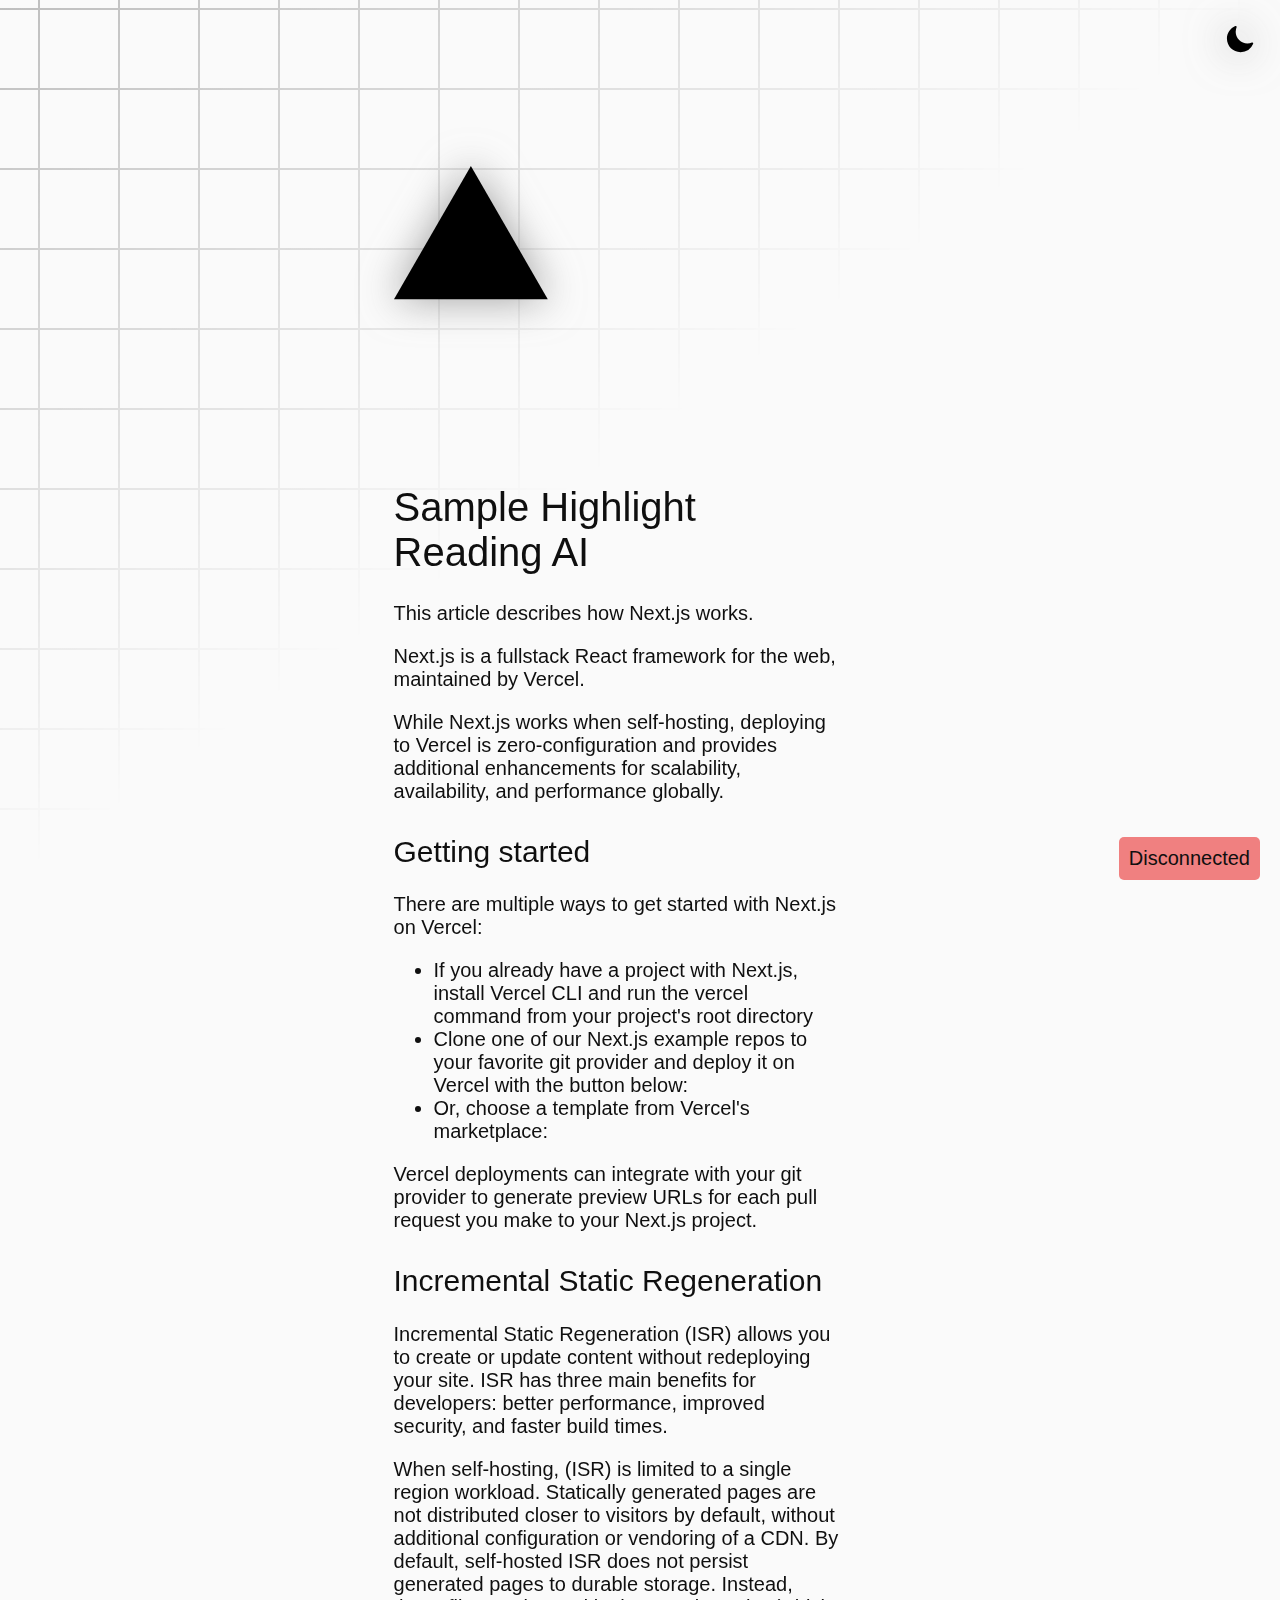
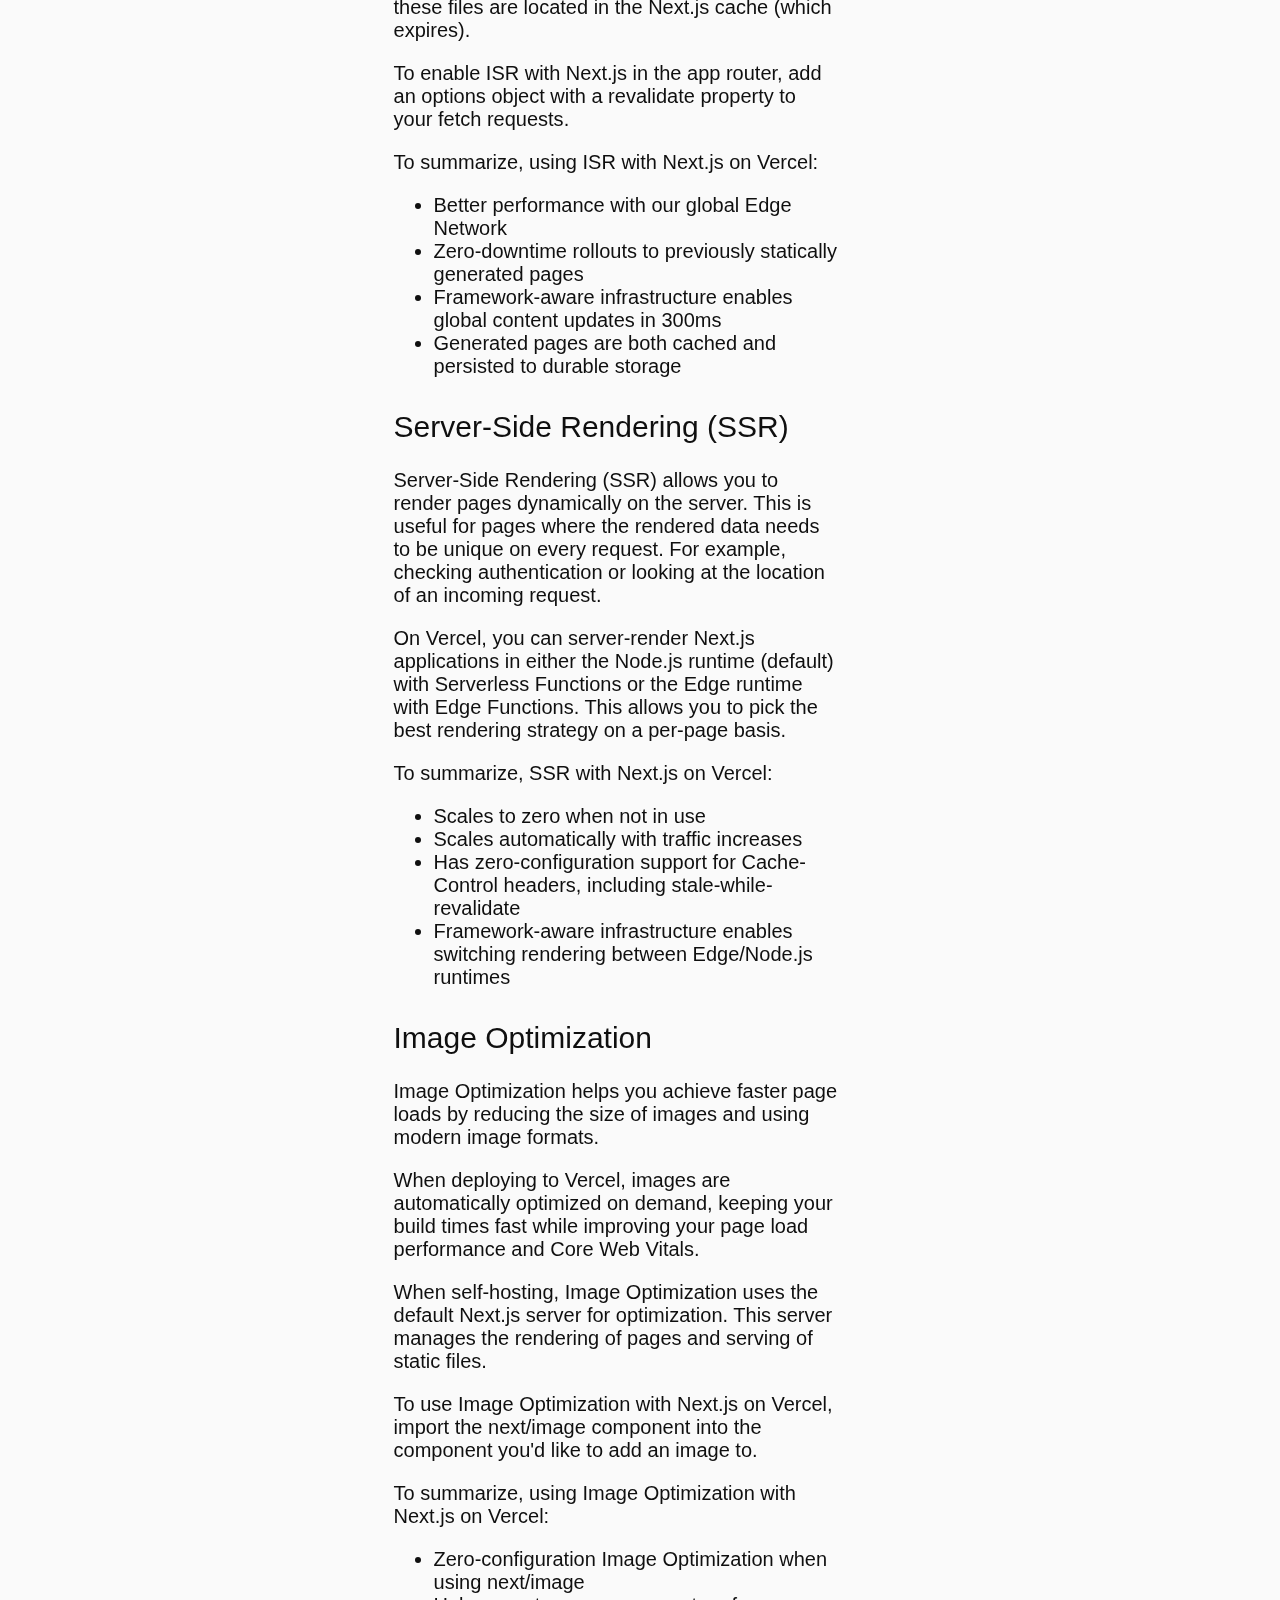
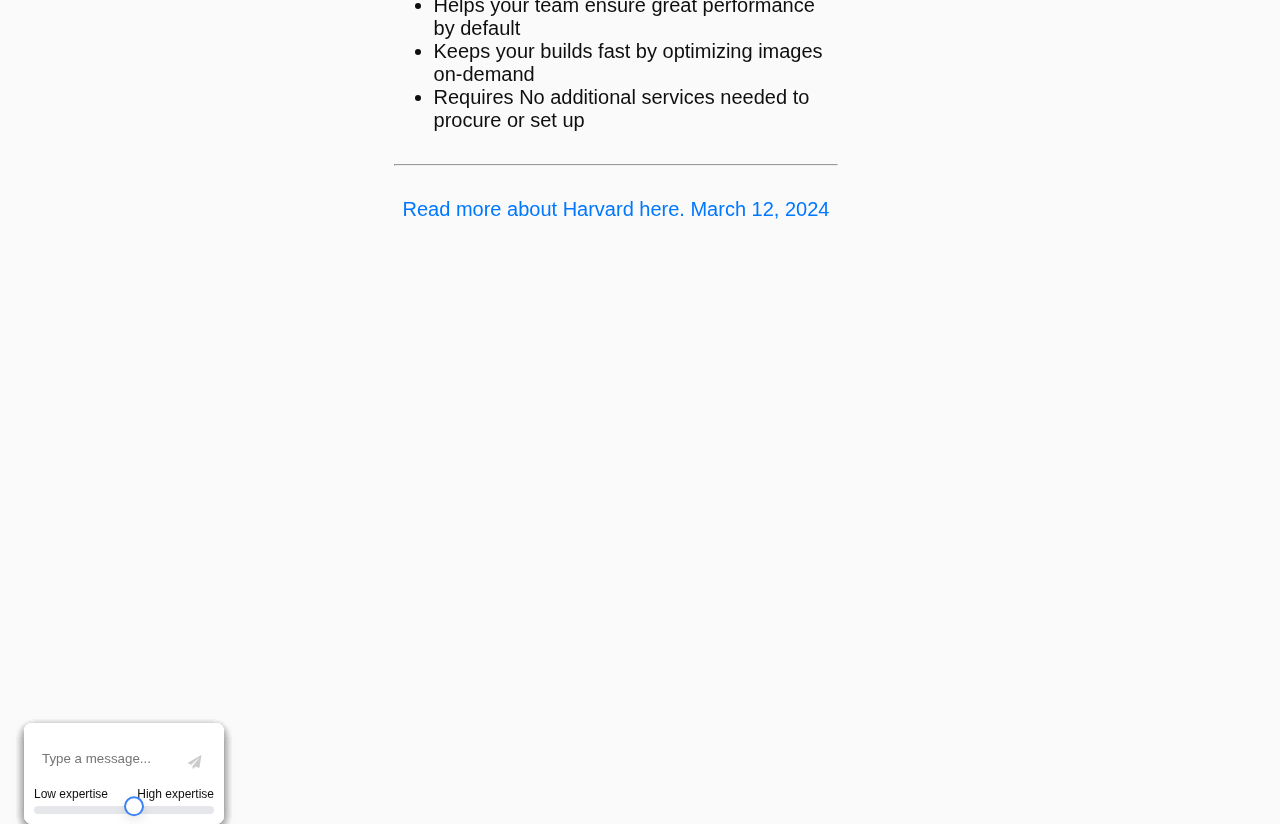
<file: index.html>
<html>
  <head>
    <title>scroll animations css</title>
    <link rel="stylesheet" href="styles.css" />
  </head>
  <script src="js/memory_chat.js"></script>
  <script src="_data_initial_for_notes/initial_data.js"></script>

  <header>
    <button class="toggle-dark-mode" id="toggle-dark-mode" aria-pressed="true">
      <svg
        xmlns="http://www.w3.org/2000/svg"
        viewBox="0 0 24 24"
        fill="currentColor"
        class="w-6 h-6"
      >
        <path
          fill-rule="evenodd"
          d="M9.528 1.718a.75.75 0 01.162.819A8.97 8.97 0 009 6a9 9 0 009 9 8.97 8.97 0 003.463-.69.75.75 0 01.981.98 10.503 10.503 0 01-9.694 6.46c-5.799 0-10.5-4.701-10.5-10.5 0-4.368 2.667-8.112 6.46-9.694a.75.75 0 01.818.162z"
          clip-rule="evenodd"
        />
        <path
          d="M12 2.25a.75.75 0 01.75.75v2.25a.75.75 0 01-1.5 0V3a.75.75 0 01.75-.75zM7.5 12a4.5 4.5 0 119 0 4.5 4.5 0 01-9 0zM18.894 6.166a.75.75 0 00-1.06-1.06l-1.591 1.59a.75.75 0 101.06 1.061l1.591-1.59zM21.75 12a.75.75 0 01-.75.75h-2.25a.75.75 0 010-1.5H21a.75.75 0 01.75.75zM17.834 18.894a.75.75 0 001.06-1.06l-1.59-1.591a.75.75 0 10-1.061 1.06l1.59 1.591zM12 18a.75.75 0 01.75.75V21a.75.75 0 01-1.5 0v-2.25A.75.75 0 0112 18zM7.758 17.303a.75.75 0 00-1.061-1.06l-1.591 1.59a.75.75 0 001.06 1.061l1.591-1.59zM6 12a.75.75 0 01-.75.75H3a.75.75 0 010-1.5h2.25A.75.75 0 016 12zM6.697 7.757a.75.75 0 001.06-1.06l-1.59-1.591a.75.75 0 00-1.061 1.06l1.59 1.591z"
        />
      </svg>
    </button>
    <svg viewBox="0 0 76 65" fill="none" xmlns="http://www.w3.org/2000/svg">
      <path d="M37.5274 0L75.0548 65H0L37.5274 0Z" fill="#000000" />
    </svg>
  </header>
  <main>
    <section>
      <h1>Sample Highlight Reading AI</h1>
      <span
        >This article describes how Next.js works.</span
      >
      <p>
        Next.js is a fullstack React framework for the web, maintained by
        Vercel.
      </p>
      <p>
        While Next.js works when self-hosting, deploying to Vercel is
        zero-configuration and provides additional enhancements for
        <mark data-author="JT"
          ><span
            >scalability, availability, and performance globally.</span
          ></mark
        >
      </p>
    </section>
    <section>
      <h2 id="getting-started">Getting started</h2>
      <p>There are multiple ways to get started with Next.js on Vercel:</p>
      <ul>
        <li>
          If you already have a project with Next.js, install Vercel CLI and run
          the vercel command from your project&#39;s root directory
        </li>
        <li>
          Clone one of our Next.js example repos to your favorite git provider
          and deploy it on Vercel with the button below:
        </li>
        <li>Or, choose a template from Vercel&#39;s marketplace:</li>
      </ul>
      <p>
        <mark data-author="RH"
          ><span
            >Vercel deployments can integrate with your git provider to generate
            preview URLs for each pull request you make</span
          ></mark
        >
        to your Next.js project.
      </p>
    </section>
    <section>
      <h2 id="incremental-static-regeneration">
        Incremental Static Regeneration
      </h2>
      <p>
        Incremental Static Regeneration (ISR) allows you to
        <mark data-author="AB" style="--hue: 280"
          ><span
            >create or update content without redeploying your site</span
          ></mark
        >. ISR has three main benefits for developers: better performance,
        improved security, and faster build times.
      </p>
      <p>
        When self-hosting, (ISR) is limited to a single region workload.
        Statically generated pages are not distributed closer to visitors by
        default, without additional configuration or vendoring of a CDN. By
        default, self-hosted ISR does not persist generated pages to durable
        storage. Instead, these files are located in the Next.js cache (which
        expires).
      </p>
      <p>
        <mark data-author="GR" style="--hue: 30"
          ><span
            >To enable ISR with Next.js in the app router, add an options object
            with a revalidate property to your fetch requests</span
          ></mark
        >.
      </p>
      <p>To summarize, using ISR with Next.js on Vercel:</p>
      <ul>
        <li>Better performance with our global Edge Network</li>
        <li>Zero-downtime rollouts to previously statically generated pages</li>
        <li>
          Framework-aware infrastructure enables global content updates in 300ms
        </li>
        <li>
          Generated pages are both cached and persisted to durable storage
        </li>
      </ul>
    </section>
    <section>
      <h2 id="server-side-rendering-ssr-">Server-Side Rendering (SSR)</h2>
      <p>
        Server-Side Rendering (SSR) allows you to render pages dynamically on
        the server. This is useful for pages where the rendered data needs to be
        unique on every request. For example, checking authentication or looking
        at the location of an incoming request.
      </p>
      <p>
        On Vercel,
        <mark data-author="LR" style="--hue: 220"
          ><span
            >you can server-render Next.js applications in either the Node.js
            runtime (default) with Serverless Functions or the Edge runtime with
            Edge Functions</span
          ></mark
        >. This allows you to pick the best rendering strategy on a per-page
        basis.
      </p>
      <p>To summarize, SSR with Next.js on Vercel:</p>
      <ul>
        <li>Scales to zero when not in use</li>
        <li>Scales automatically with traffic increases</li>
        <li>
          Has zero-configuration support for Cache-Control headers, including
          stale-while-revalidate
        </li>
        <li>
          Framework-aware infrastructure enables switching rendering between
          Edge/Node.js runtimes
        </li>
      </ul>
    </section>
    <section>
      <h2 id="image-optimization">Image Optimization</h2>
      <p>
        Image Optimization helps you achieve faster page loads by reducing the
        size of images and using modern image formats.
      </p>
      <p>
        When deploying to Vercel,
        <mark data-author="MN" style="--hue: 140"
          ><span>images are automatically optimized on demand</span></mark
        >, keeping your build times fast while improving your page load
        performance and Core Web Vitals.
      </p>
      <p>
        When self-hosting, Image Optimization uses the default Next.js server
        for optimization. This server manages the rendering of pages and serving
        of static files.
      </p>
      <p>
        To use Image Optimization with Next.js on Vercel,
        <mark data-author="IR" style="--hue: 10"
          ><span
            >import the next/image component into the component you&#39;d like
            to add an image to</span
          ></mark
        >.
      </p>
      <p>To summarize, using Image Optimization with Next.js on Vercel:</p>
      <ul>
        <li>Zero-configuration Image Optimization when using next/image</li>
        <li>Helps your team ensure great performance by default</li>
        <li>
          <mark data-author="SH" style="--hue: 190"
            ><span
              >Keeps your builds fast by optimizing images on-demand</span
            ></mark
          >
        </li>
        <li>Requires No additional services needed to procure or set up</li>
      </ul>
    </section>
    <hr />
    <p>
      <a href="https://harvard.edu"
        >Read more about Harvard here. March 12, 2024</a
      >
    </p>
    <div
      id="success-notice"
      style="
        display: none;
        position: fixed;
        bottom: 20px;
        right: 20px;
        background: lightgreen;
        padding: 10px;
        border-radius: 5px;
      "
    >
      Connected
    </div>
    <div
      id="error-notice"
      style="
        display: none;
        position: fixed;
        bottom: 20px;
        right: 20px;
        background: lightcoral;
        padding: 10px;
        border-radius: 5px;
      "
    >
      Disconnected
    </div>


  </main>

  <section><div id="text-selection-menu">
    <button id="explain-btn">Explain</button>
    <button id="quiz-btn">Quiz</button>
  </div>
  
  </section>


<section>
  <div id="quiz" class="container">
    <div class="quiz-card">
      <div class="card-content">
        <h3>Question goes here</h3>
        <ul class="list-none">
          <li class="answer-option">
            <input type="radio" id="answer-1" name="answer" value="answer 1">
            <label for="answer-1">Answer option 1</label>
          </li>
          <li class="answer-option">
            <input type="radio" id="answer-2" name="answer" value="answer 2">
            <label for="answer-2">Answer option 2</label>
          </li>
        </ul>
      </div>
      <button id="next-quiz-btn">Next</button>
    </div>
  </div>
</section>

  <script src="js/get_token.js"></script>
  <script src="js/script.js"></script>
  <!-- <script src="js/slider.js"></script> -->
  <script src="js/get_highlighted_text.js"></script>
  <script src="js/initiate_chat.js"></script>
  <script src="js/handle_highlight.js"></script>

  <script src="js/build_knowledge_base_highlights.js"></script>
</html>
</file>
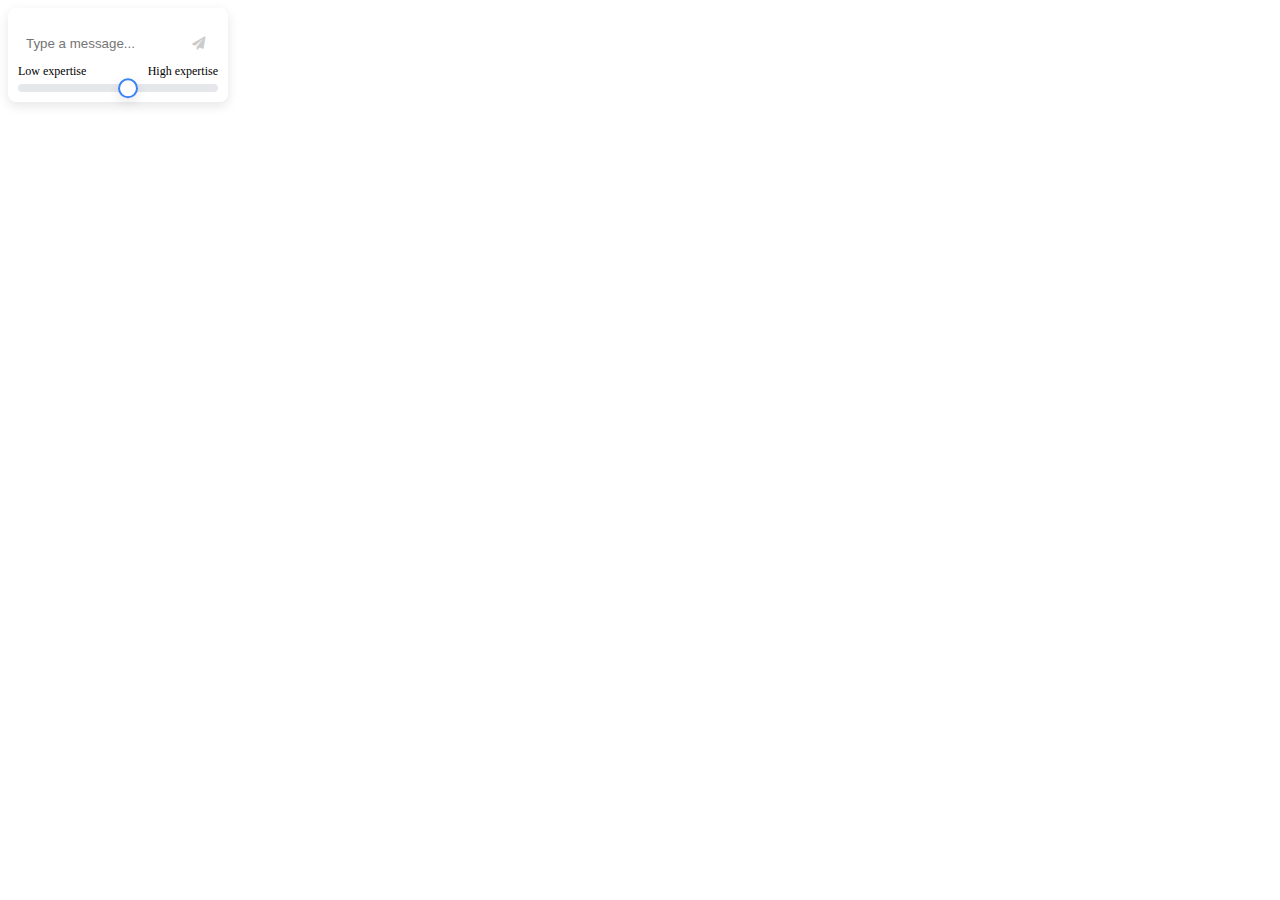
<file: chat_widget/chat.html>
<!DOCTYPE html>
<html lang="en">
<head>
  <meta charset="UTF-8">
  <meta name="viewport" content="width=device-width, initial-scale=1.0">
  <title>Chat Widget</title>
  <link rel="stylesheet" href="https://cdnjs.cloudflare.com/ajax/libs/font-awesome/5.15.1/css/all.min.css">
  <style>
    /* body, html {
      height: 100%;
      margin: 0;
      display: flex;
      justify-content: center;
      align-items: center;
    } */

    @keyframes fadeIn {
  from { opacity: 0; }
  to { opacity: 1; }
}

@keyframes fadeOut {
  from { opacity: 1; }
  to { opacity: 0; }
}

.fade-in {
  animation: fadeIn 1s forwards;
}

.fade-out {
  animation: fadeOut 1s forwards;
}

    .chat-widget {
      position: relative;
      background-color: white;
      border-radius: 0.5rem;
      box-shadow: 0 0.25rem 0.75rem rgba(0, 0, 0, 0.1);
      width: 200px;
      display: flex;
      flex-direction: column;
      padding: 10px;
      
    }

    .chat-body {
      overflow-y: auto;
      max-height: 150px;
      margin-bottom: 10px;
    }

    .chat-input {
      display: flex;
      align-items: center;
      position: relative;
    }

    .chat-input input {
  flex-grow: 1;
  width: 95%;
  padding: 0.5rem;
  padding-right: 2.5rem; /* Make space for the icon */
  border: none;
  border-radius: 0.25rem 0 0 0.25rem;
}

    .enter-icon {
      position: absolute;
      right: 5px;
      color: #ccc;
      cursor: pointer;
    }

    .slider-labels {
      display: flex;
      justify-content: space-between;
      font-size: 12px;
      margin-top: 5px;
      margin-bottom: 5px;
    }

    .slider-container {
      position: relative;
      display: flex;
      align-items: center;
      width: 100%;
    }

    .slider-track {
      height: 0.5rem;
      width: 100%;
      overflow: hidden;
      border-radius: 0.25rem;
      background-color: #e5e7eb;
    }

    .slider-progress {
      position: absolute;
      height: 100%;
      background-color: #3b82f6;
    }

    .slider-thumb {
      position: absolute;
      transform: translateY(0.3px); /* Lower the slider thumb by 0.5 pixels */
      height: 1.25rem;
      width: 1.25rem;
      border-radius: 50%;
      border: 2px solid #3b82f6;
      background-color: white;
      box-shadow: 0 0.25rem 0.75rem rgba(0, 0, 0, 0.1);
      transition: box-shadow 0.2s ease-in-out;
      cursor: pointer;
    }

    .chat_message_ai {
  background-color: rgba(0, 0, 255, 0.2); /* Opaque bright blue color */
  padding: 3px; /* Add padding */
  word-wrap: break-word; /* Ensure text wraps within the div */
  border-radius: 10px;
}

.user_chat {
  background-color: rgba(255, 165, 0, 0.2); /* Opaque bright orange color */
  padding: 3px; /* Add padding */
  word-wrap: break-word; /* Ensure text wraps within the div */
  border-radius: 10px;
}
.enter-button {
  position: absolute;
  right: 0;
  top: 0;
  background-color: transparent;
  border: none;
  cursor: pointer;
  height: 100%;
  width: 2.5rem; /* Adjust based on your actual icon size */
  border-radius: 0 0.25rem 0.25rem 0;
  display: flex;
  align-items: center;
  justify-content: center;
  color: #ccc; /* Icon color */
}



  </style>
</head>
<body>
  <div class="chat-widget" id="chat-widget">
    <div id='chat-body' class="chat-body">
      <!-- Chat messages will be appended here -->
    </div>
    <div class="chat-input">
      <input id="chat-input-element" class="chat-input-element" type="text" placeholder="Type a message..." />
      <button class="enter-button" type="button">
        <i class="fas fa-paper-plane"></i>
        <!-- <i class="fas fa-level-down-alt"></i> -->
      </button>
    </div>
    <div class="slider-labels">
      <span>Low expertise</span>
      <span>High expertise</span>
    </div>
    <div class="slider-container">
      <div class="slider-track">
        <div class="slider-progress"></div>
      </div>
      <button class="slider-thumb" id="slider-thumb" style="left: 50%;" aria-valuemin="0" aria-valuemax="100" aria-orientation="horizontal" tabindex="0"></button>
    </div>
  </div>
  <script>
   
  </script>
</body>
</body>
</html>
</file>
<file: styles.css>
@font-face {
    font-family: "Geist Sans";
    src: url("https://assets.codepen.io/605876/GeistVF.ttf") format("truetype");
  }
  
  *,
  *:after,
  *:before {
      box-sizing: border-box;
  }
  
  body {
      min-height: 100vh;
      font-weight: 80;
      padding: 0 4rem 0 1rem;
      background: hsl(0 0% 98%);
      color: hsl(0 0% 6%);
      font-family:  "Geist Sans", "SF Pro Text", "SF Pro Icons", "AOS Icons", "Helvetica Neue", Helvetica, Arial, sans-serif, system-ui;
  }
  
  body::after {
      --size: 80px;
      --thickness: 2px;
      content: "";
      position: fixed;
      height: 100vh;
      width: 100vw;
      pointer-events: none;
      background:
          linear-gradient(transparent 0 calc(var(--size) - var(--thickness)), currentColor calc(var(--size) - var(--thickness)) var(--size)) 50% 50% / var(--size) var(--size),
          linear-gradient(90deg, transparent 0 calc(var(--size) - var(--thickness)), currentColor calc(var(--size) - var(--thickness)) var(--size)) 50% 50% / var(--size) var(--size);
      mask: linear-gradient(-35deg, transparent 50%, white);
      top: 0;
      left: 0;
      z-index: -1;
      opacity: 0.25;
  }
  
  .dark body {
      background: hsl(0 0% 6%);
      color: hsl(0 0% 96%);
  }
  
  mark {
      color: hsl(0 0% 6%);
  }
  
  .dark mark {
      color: hsl(0 0% 98%);
  }
  
  section {
      margin-bottom: 2rem;
  }
  
  .dark header svg path {
      fill: white;
  }
  
  * {
    box-sizing: border-box;
  }
  
  :where(h1, h2) {
      font-weight: 120;
  }
  
  code {
      max-width: 100%;
      overflow: auto;
  }
  
  header {
      height: 50vmin;
      min-height: 200px;
      width: 40ch;
    max-width: 100%;
    margin: 0 auto;
    font-size: 1.25rem;
    display: grid;
    align-content: center;
  }
  
  header svg {
      width: 35%;
      filter: drop-shadow(0 0 20px hsl(0 0% 50% / 0.75));
  }
  
  main {
      padding: 0 1rem;
    width: 40ch;
    max-width: 100%;
    margin: 0 auto;
    font-size: 1.25rem;
    padding: 0 0 50vmin 0;
  }
  
  .toggle-dark-mode {
      position: fixed;
      top: 1rem;
      right: 1rem;
      width: 48px;
      aspect-ratio: 1;
      padding: 0;
      border-radius: 12px;
      border: 0;
      background: transparent;
      display: grid;
      place-items: center;
      cursor: pointer;
  }
  
  [aria-pressed=true] svg path:last-of-type,
  [aria-pressed=false] svg path:first-of-type {
      display: none;
  }
  
  .toggle-dark-mode svg {
      width: 65%;
  }
  
  mark {
      --lightness: 80%;
    --highlighted: 1;
    --highlight: hsl(var(--hue, 45) 80% var(--lightness));
    background: transparent;
  }
  
  @supports (animation-timeline: view()) {
    mark {
      --highlighted: 0;
      animation: highlight steps(1) both;
      animation-timeline: view();
      animation-range: entry 100% cover 10%;
    }
  }
  
  .dark mark {
      --lightness: 35%;
  }
  
  mark span {
    background: linear-gradient(120deg, var(--highlight, lightblue) 50%, transparent 50%) 110% 0 / 200% 100% no-repeat;
    background-position: calc((1 - var(--highlighted)) * 110%) 0;
    transition: background-position 1s;
  }
  p, li {
    position: relative;
  }
  
  a {
      color: hsl(212 100% 50%);
      text-decoration: none;
  }
  
  a:is(:hover, :focus-visible) {
      text-decoration: underline;
      text-underline-offset: 6px;
  }
  
  hr {
      margin: 2rem auto;
  }
  
  hr + p {
      text-align: center;
  }
  
  mark::after {
    content: attr(data-author);
    display: grid;
    place-items: center;
    font-variant-numeric: tabular-nums;
    font-weight: bold;
    position: absolute;
    width: 32px;
    aspect-ratio: 1;
    border-radius: 12px;
    background: var(--highlight);
    font-weight: 80;
    top: 0;
    left: 100%;
    translate: 50% 0;
    font-size: 0.875rem;
    scale: var(--highlighted);
    transition: scale 0.2s;
    cursor: pointer; 
  }
  
  @keyframes highlight {
    to {
      --highlighted: 1;
    }
  }
  
  ::view-transition-new(root) {
      animation: grow 1s;
  }
  ::view-transition-old(root) {
      animation: none;
  }
  

  .chat-widget {
    display: flex;
    flex-direction: column;
  }
  
  .chat-widget input,
  .chat-widget button {
    margin-bottom: 0.5rem;
  }


  @keyframes grow {
      0% {
          clip-path: polygon(50vmax 50vmax, 50vmax 50vmax, 50vmax 50vmax);
      }
      100% {
          clip-path: polygon(50vmax -100vmax, -100vmax 200vmax, 200vmax 200vmax);
      }
  }

  #text-selection-menu {
    position: fixed; /* Instead of static, making left and top work */
    display: none; /* Keep it hidden initially */
    z-index: 1000; /* Ensure it's above most other elements */
    /* Add your additional styling here */
      top: 50%;
      left: 50%;
      transform: translate(-45%, -50%);
      /* Adjust these values to position the menu where you want it relative to the viewport */
      
      background-color:transparent; /* White background color */
      border-radius: 4px; /* Rounded corners */
      box-shadow: 0 2px 8px rgba(0, 0, 0, 0.15); /* Subtle shadow */
      padding: 8px; /* Inner padding */
      
      font-family: sans-serif; /* Choose your preferred font family */
    }
    
    #explain-btn, #quiz-btn {
      background-color: white; /* Transparent background for buttons */
      color: #000; /* Black text color */
      border: none; /* Remove borders */
      padding: 8px 12px; /* Button padding */
      margin: 0 4px; /* Margin between buttons */
      cursor: pointer; /* Indicate clickable buttons */
      
      font-size: 14px; /* Font size for buttons */
      font-weight: bold; /* Bold text for buttons */
      border-radius: 10px;
      border: solid 1px #000;
      transition: background-color 0.15s ease-in-out, color 0.15s ease-in-out; /* Smooth hover transitions */
    }
    
    button:hover {
      background-color: rgba(255, 255, 0, 0.5); /* Fluorescent yellow with high opacity */
      color: #333; /* Text color for the hover effect */
    }
    


    @keyframes fadeIn_menu {
      from { opacity: 0; }
      to { opacity: 1; }
    }
    
    @keyframes fadeOut_menu {
      from { opacity: 1; }
      to { opacity: 0; }
    }
    
    .fade-in_menu {
      animation: fadeIn_menu 1s forwards;
    }
    
    .fade-out_menu {
      animation: fadeOut_menu 1s forwards;
    }

/* Quiz Container */
#quiz {
  position: fixed;
  top: 50%;
  left: 50%;
  transform: translate(-50%, -50%);
  z-index: 9999;
  background-color: white;
  border-radius: 8px;
  box-shadow: 0 0 20px rgba(0, 0, 0, 0.2);
  padding: 2rem;
  max-width: 400px;
  display: none; /* Initially hidden */
}

#quiz.show {
  display: flex;
}

/* Rest of your CSS */

/* Quiz Card */
.quiz-card {
  display: flex;
  flex-direction: column;
  gap: 1rem;
}

/* Card Content */
.card-content {
  display: flex;
  flex-direction: column;
  gap: 1rem;
}

/* Question */
.card-content h3 {
  font-size: 1.25rem;
  font-weight: 600;
  margin-bottom: 0.5rem;
}

/* Answer Options */
.answer-option {
  display: flex;
  align-items: center;
  gap: 0.5rem;
  margin-bottom: 0.5rem;
}

.answer-option input[type="radio"] {
  margin: 0;
}

/* Next Button */
#next-quiz-btn {
  align-self: flex-end;
  padding: 0.5rem 1rem;
  background-color: white;
  border-radius: 10px;
  border: 1px solid black;
  color: black;
  cursor: pointer;
  transition: background-color 0.2s ease;
}

#next-quiz-btn:hover {
  background-color: black;
  color: white;
}
/*  */
</file>
